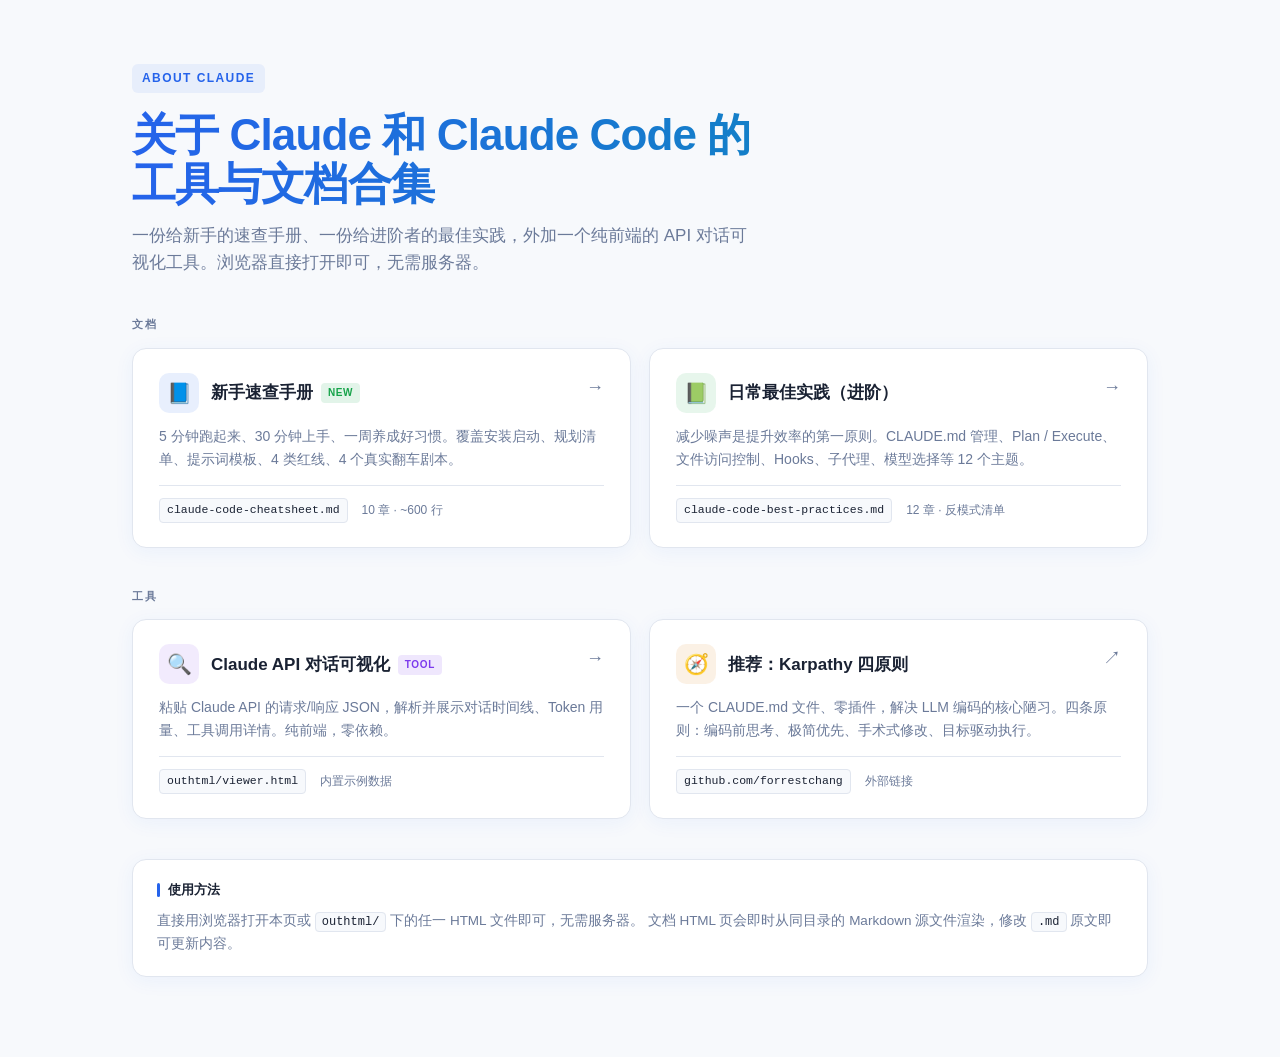
<file: index.html>
<!DOCTYPE html>
<html lang="zh-CN">
<head>
  <meta charset="UTF-8" />
  <meta name="viewport" content="width=device-width, initial-scale=1.0" />
  <title>About Claude · 文档与工具合集</title>
  <style>
    :root {
      --bg: #f7f9fc;
      --panel: #ffffff;
      --text: #1a2233;
      --muted: #6b7a99;
      --line: #e1e6ef;
      --blue: #2563eb;
      --cyan: #0891b2;
      --green: #16a34a;
      --orange: #d97706;
      --purple: #7c3aed;
      --red: #dc2626;
      --radius: 14px;
      --shadow: 0 4px 20px rgba(37, 99, 235, .06);
      --shadow-hover: 0 10px 30px rgba(37, 99, 235, .12);
      --mono: ui-monospace, SFMono-Regular, Menlo, Monaco, Consolas, monospace;
      --sans: -apple-system, BlinkMacSystemFont, "Segoe UI", "PingFang SC", "Hiragino Sans GB", "Microsoft YaHei", sans-serif;
    }
    * { box-sizing: border-box; margin: 0; padding: 0; }
    body {
      font-family: var(--sans);
      background: var(--bg);
      color: var(--text);
      min-height: 100vh;
      line-height: 1.6;
      -webkit-font-smoothing: antialiased;
    }
    a { color: var(--blue); text-decoration: none; }

    .wrap {
      max-width: 1080px;
      margin: 0 auto;
      padding: 64px 32px 80px;
    }

    /* Hero */
    .hero {
      margin-bottom: 40px;
      text-align: left;
    }
    .eyebrow {
      display: inline-block;
      font-size: 12px;
      font-weight: 700;
      letter-spacing: .12em;
      color: var(--blue);
      text-transform: uppercase;
      background: rgba(37, 99, 235, .08);
      padding: 5px 10px;
      border-radius: 6px;
      margin-bottom: 18px;
    }
    .hero h1 {
      font-size: 44px;
      font-weight: 800;
      line-height: 1.1;
      letter-spacing: -.02em;
      margin-bottom: 14px;
      background: linear-gradient(90deg, var(--blue) 0%, var(--cyan) 100%);
      -webkit-background-clip: text;
      -webkit-text-fill-color: transparent;
      background-clip: text;
    }
    .hero p {
      font-size: 17px;
      color: var(--muted);
      max-width: 620px;
    }

    /* Section label */
    .section-label {
      font-size: 11px;
      font-weight: 700;
      color: var(--muted);
      letter-spacing: .14em;
      text-transform: uppercase;
      margin: 40px 0 14px;
    }

    /* Cards grid */
    .grid {
      display: grid;
      grid-template-columns: repeat(2, 1fr);
      gap: 18px;
    }
    @media (max-width: 720px) {
      .grid { grid-template-columns: 1fr; }
      .wrap { padding: 40px 20px 60px; }
      .hero h1 { font-size: 34px; }
    }

    .card {
      background: var(--panel);
      border: 1px solid var(--line);
      border-radius: var(--radius);
      padding: 24px 26px;
      box-shadow: var(--shadow);
      transition: all .2s ease;
      position: relative;
      display: block;
      color: inherit;
    }
    .card:hover {
      transform: translateY(-2px);
      box-shadow: var(--shadow-hover);
      border-color: rgba(37, 99, 235, .3);
    }
    .card-header {
      display: flex;
      align-items: center;
      gap: 12px;
      margin-bottom: 12px;
    }
    .card-icon {
      width: 40px;
      height: 40px;
      border-radius: 10px;
      display: flex;
      align-items: center;
      justify-content: center;
      font-size: 20px;
      flex-shrink: 0;
    }
    .card-icon.blue { background: rgba(37, 99, 235, .1); color: var(--blue); }
    .card-icon.green { background: rgba(22, 163, 74, .1); color: var(--green); }
    .card-icon.purple { background: rgba(124, 58, 237, .1); color: var(--purple); }
    .card-icon.orange { background: rgba(217, 119, 6, .1); color: var(--orange); }

    .card-title {
      font-size: 17px;
      font-weight: 700;
      color: var(--text);
    }
    .card-badge {
      display: inline-block;
      font-size: 10px;
      font-weight: 700;
      padding: 2px 7px;
      border-radius: 4px;
      letter-spacing: .06em;
      text-transform: uppercase;
      margin-left: 8px;
      vertical-align: 2px;
    }
    .card-badge.new { background: rgba(22, 163, 74, .12); color: var(--green); }
    .card-badge.tool { background: rgba(124, 58, 237, .12); color: var(--purple); }
    .card-desc {
      font-size: 14px;
      color: var(--muted);
      line-height: 1.65;
      margin-bottom: 14px;
    }
    .card-meta {
      font-size: 12px;
      color: var(--muted);
      display: flex;
      align-items: center;
      gap: 14px;
      flex-wrap: wrap;
      padding-top: 12px;
      border-top: 1px solid var(--line);
    }
    .card-meta code {
      font-family: var(--mono);
      font-size: 11.5px;
      background: var(--bg);
      padding: 2px 7px;
      border-radius: 4px;
      color: var(--text);
      border: 1px solid var(--line);
    }
    .card-arrow {
      position: absolute;
      top: 24px;
      right: 26px;
      color: var(--muted);
      font-size: 18px;
      transition: transform .2s, color .2s;
    }
    .card:hover .card-arrow { transform: translateX(3px); color: var(--blue); }

    /* Info block */
    .info {
      margin-top: 40px;
      background: var(--panel);
      border: 1px solid var(--line);
      border-radius: var(--radius);
      padding: 20px 24px;
      box-shadow: var(--shadow);
    }
    .info-title {
      font-size: 13px;
      font-weight: 700;
      color: var(--text);
      margin-bottom: 10px;
      display: flex;
      align-items: center;
      gap: 8px;
    }
    .info-title::before {
      content: "";
      width: 3px;
      height: 14px;
      background: var(--blue);
      border-radius: 2px;
    }
    .info p {
      font-size: 13.5px;
      color: var(--muted);
      line-height: 1.7;
    }
    .info code {
      font-family: var(--mono);
      font-size: 12px;
      background: var(--bg);
      padding: 2px 6px;
      border-radius: 4px;
      border: 1px solid var(--line);
      color: var(--text);
    }

    /* Footer */
    footer {
      margin-top: 48px;
      font-size: 12px;
      color: var(--muted);
      text-align: center;
    }
    footer code {
      font-family: var(--mono);
      font-size: 11.5px;
      color: var(--text);
    }
  </style>
</head>
<body>
  <div class="wrap">

    <div class="hero">
      <span class="eyebrow">About Claude</span>
      <h1>关于 Claude 和 Claude Code 的<br>工具与文档合集</h1>
      <p>一份给新手的速查手册、一份给进阶者的最佳实践，外加一个纯前端的 API 对话可视化工具。浏览器直接打开即可，无需服务器。</p>
    </div>

    <div class="section-label">文档</div>
    <div class="grid">

      <a class="card" href="outhtml/cheatsheet.html">
        <span class="card-arrow">→</span>
        <div class="card-header">
          <div class="card-icon blue">📘</div>
          <div class="card-title">新手速查手册<span class="card-badge new">New</span></div>
        </div>
        <div class="card-desc">
          5 分钟跑起来、30 分钟上手、一周养成好习惯。覆盖安装启动、规划清单、提示词模板、4 类红线、4 个真实翻车剧本。
        </div>
        <div class="card-meta">
          <code>claude-code-cheatsheet.md</code>
          <span>10 章 · ~600 行</span>
        </div>
      </a>

      <a class="card" href="outhtml/best-practices.html">
        <span class="card-arrow">→</span>
        <div class="card-header">
          <div class="card-icon green">📗</div>
          <div class="card-title">日常最佳实践（进阶）</div>
        </div>
        <div class="card-desc">
          减少噪声是提升效率的第一原则。CLAUDE.md 管理、Plan / Execute、文件访问控制、Hooks、子代理、模型选择等 12 个主题。
        </div>
        <div class="card-meta">
          <code>claude-code-best-practices.md</code>
          <span>12 章 · 反模式清单</span>
        </div>
      </a>

    </div>

    <div class="section-label">工具</div>
    <div class="grid">

      <a class="card" href="outhtml/viewer.html">
        <span class="card-arrow">→</span>
        <div class="card-header">
          <div class="card-icon purple">🔍</div>
          <div class="card-title">Claude API 对话可视化<span class="card-badge tool">Tool</span></div>
        </div>
        <div class="card-desc">
          粘贴 Claude API 的请求/响应 JSON，解析并展示对话时间线、Token 用量、工具调用详情。纯前端，零依赖。
        </div>
        <div class="card-meta">
          <code>outhtml/viewer.html</code>
          <span>内置示例数据</span>
        </div>
      </a>

      <a class="card" href="https://github.com/forrestchang/andrej-karpathy-skills" target="_blank" rel="noopener">
        <span class="card-arrow">↗</span>
        <div class="card-header">
          <div class="card-icon orange">🧭</div>
          <div class="card-title">推荐：Karpathy 四原则</div>
        </div>
        <div class="card-desc">
          一个 CLAUDE.md 文件、零插件，解决 LLM 编码的核心陋习。四条原则：编码前思考、极简优先、手术式修改、目标驱动执行。
        </div>
        <div class="card-meta">
          <code>github.com/forrestchang</code>
          <span>外部链接</span>
        </div>
      </a>

    </div>

    <div class="info">
      <div class="info-title">使用方法</div>
      <p>
        直接用浏览器打开本页或 <code>outhtml/</code> 下的任一 HTML 文件即可，无需服务器。
        文档 HTML 页会即时从同目录的 Markdown 源文件渲染，修改 <code>.md</code> 原文即可更新内容。
      </p>
    </div>
  </div>
</body>
</html>
</file>
